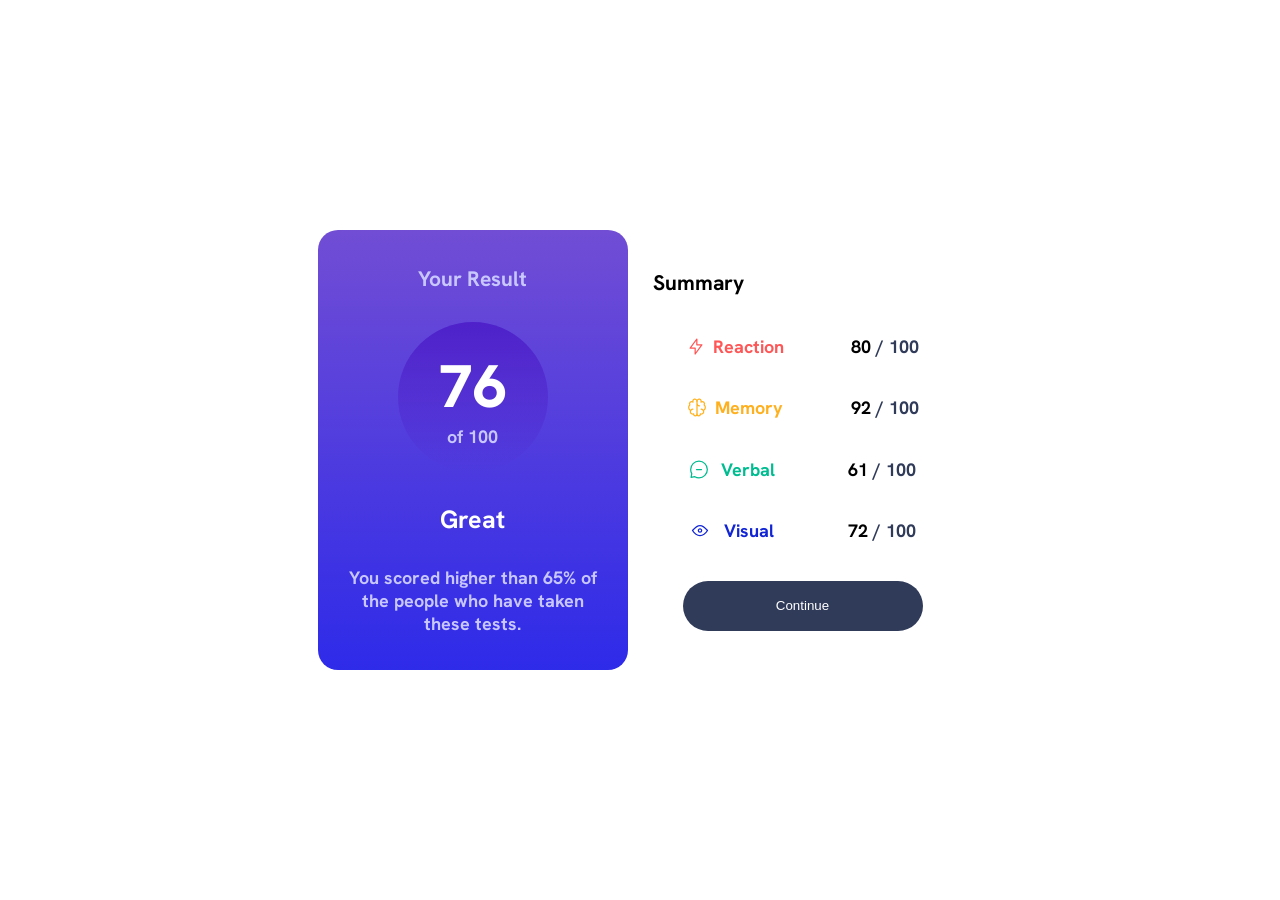
<file: index.html>
<!DOCTYPE html>
<html lang="en">
  <head>
    <meta charset="UTF-8" />
    <meta name="viewport" content="width=device-width, initial-scale=1.0" />
    <!-- displays site properly based on user's device -->

    <link
      rel="icon"
      type="image/png"
      sizes="32x32"
      href="./assets/images/favicon-32x32.png"
    />

    <title>Frontend Mentor | Results summary component</title>
    <link rel="stylesheet" href="style.css" />

    <!-- Feel free to remove these styles or customise in your own stylesheet 👍 -->
    <style>
      .attribution {
        font-size: 11px;
        text-align: center;
      }
      .attribution a {
        color: hsl(228, 45%, 44%);
      }
    </style>
  </head>
  <body>
    <main>
      <div class="left">
        <h3>Your Result</h3>
        <div class="result">
          <p class="result-score">76</p>
          <p>of 100</p>
        </div>
        <p class="great">Great</p>
        <p>
          You scored higher than 65% of the people who have taken these tests.
        </p>
      </div>
      <div class="right">
        <h3>Summary</h3>
        <p>
          <img src="./assets/images/icon-reaction.svg" alt="" />
          <span class="light-red">Reaction</span>
          <span class="right-result">80 <span class="grey">/ 100</span></span>
        </p>
        <p>
          <img src="./assets/images/icon-memory.svg" alt="" />
          <span class="orange-yellow">Memory</span>
          <span class="right-result">92 <span class="grey">/ 100</span></span>
        </p>
        <p>
          <img src="./assets/images/icon-verbal.svg" alt="" />
          <span class="green-teal">Verbal</span>
          <span class="right-result">61 <span class="grey">/ 100</span></span>
        </p>
        <p>
          <img src="./assets/images/icon-visual.svg" alt="" />
          <span class="cobalt-blue">Visual</span>
          <span class="right-result">72 <span class="grey">/ 100</span></span>
        </p>
        <button class="button" type="submit">Continue</button>
      </div>
    </main>

    <!--  attribution
    <div class="attribution">
      Challenge by
      <a href="https://www.frontendmentor.io?ref=challenge" target="_blank"
        >Frontend Mentor</a
      >. Coded by <a href="#">Your Name Here</a>.
    </div>
    -->
  </body>
</html>
</file>
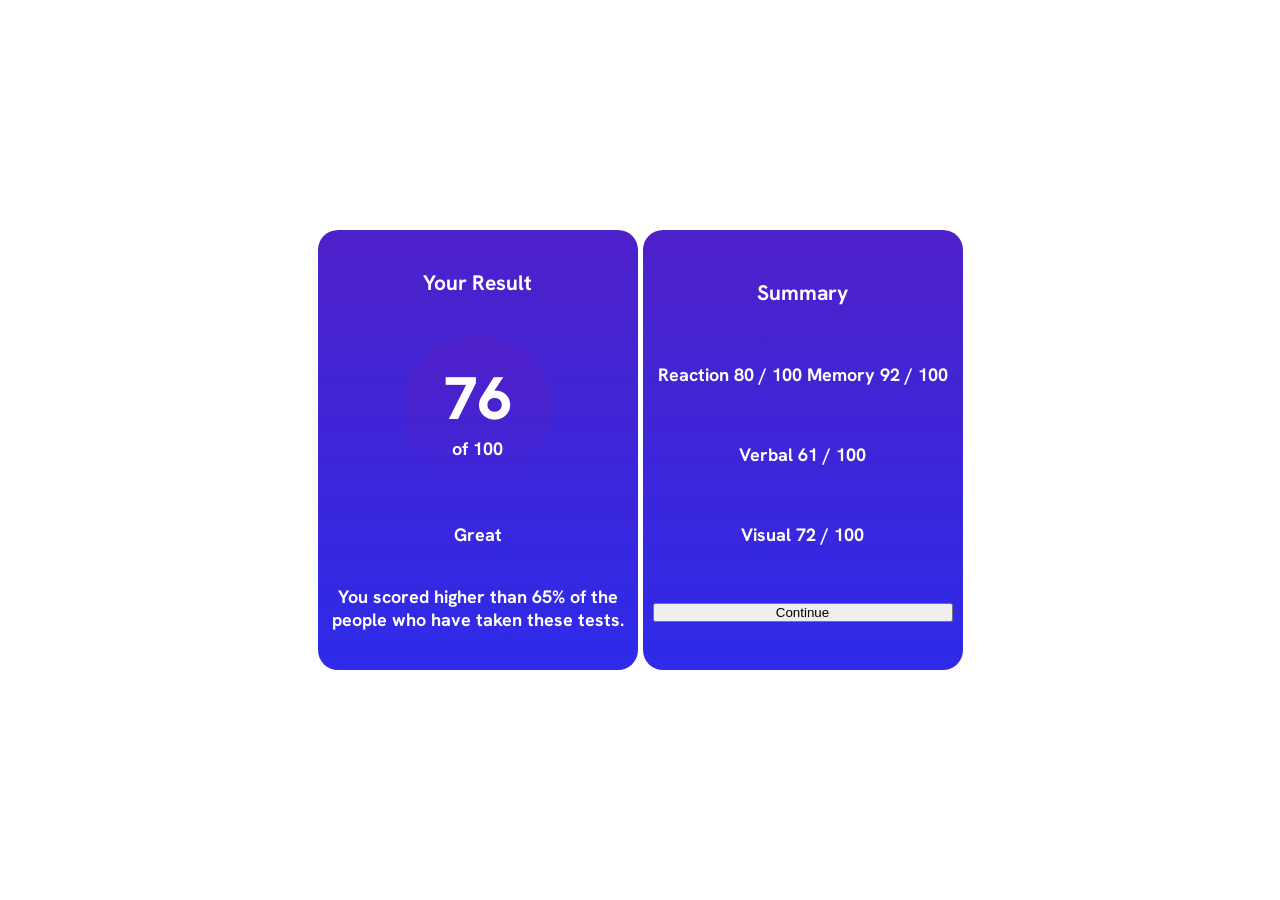
<file: results-summary-component-main/index.html>
<!DOCTYPE html>
<html lang="en">
  <head>
    <meta charset="UTF-8" />
    <meta name="viewport" content="width=device-width, initial-scale=1.0" />
    <!-- displays site properly based on user's device -->

    <link
      rel="icon"
      type="image/png"
      sizes="32x32"
      href="./assets/images/favicon-32x32.png"
    />

    <title>Frontend Mentor | Results summary component</title>
    <link rel="stylesheet" href="style.css" />

    <!-- Feel free to remove these styles or customise in your own stylesheet 👍 -->
    <style>
      .attribution {
        font-size: 11px;
        text-align: center;
      }
      .attribution a {
        color: hsl(228, 45%, 44%);
      }
    </style>
  </head>
  <body>
    <main>
      <div class="left">
        <h3>Your Result</h3>
        <div class="result">
          <p class="result-score">76</p>
          <p>of 100</p>
        </div>
        Great
        <p>
          You scored higher than 65% of the people who have taken these tests.
        </p>
      </div>
      <div class="right">
        <h3>Summary</h3>
        <p>Reaction 80 / 100 Memory 92 / 100</p>
        <p>Verbal 61 / 100</p>
        <p>Visual 72 / 100</p>
        <button class="button" type="submit">Continue</button>
      </div>
    </main>
    <script src="data.json"></script>

    <!--  attribution
    <div class="attribution">
      Challenge by
      <a href="https://www.frontendmentor.io?ref=challenge" target="_blank"
        >Frontend Mentor</a
      >. Coded by <a href="#">Your Name Here</a>.
    </div>
    -->
  </body>
</html>
</file>
<file: style.css>
@import url("https://fonts.googleapis.com/css2?family=Hanken+Grotesk:wght@500;700;800&display=swap");

* {
  margin: 0;
  padding: 0;
}

:root {
  /* primary */
  --Light-red: hsl(0, 100%, 67%);
  --Orangey-yellow: hsl(39, 100%, 56%);
  --Green-teal: hsl(166, 100%, 37%);
  --Cobalt-blue: hsl(234, 85%, 45%);

  /* Neutral */
  --White: hsl(0, 0%, 100%);
  --Pale-blue: hsl(221, 100%, 96%);
  --Light-lavender: hsl(241, 100%, 89%);
  --Dark-gray-blue: hsl(224, 30%, 27%);

  /* Gradients */

  --Light-slate-blue-background: hsl(252, 100%, 67%);
  --Light-royal-blue-background: hsl(241, 81%, 54%);

  --Violet-blue-circle: hsla(256, 72%, 46%, 1);
  --Persian-blue-circle: hsla(241, 72%, 46%, 0);
}

body {
  background-color: var(--White);
  width: 100%;
  height: 100vh;
  display: flex;
  justify-content: center;
  align-items: center;
  font-size: 18px;
  font-family: "Hanken Grotesk";
  font-weight: 700;
}

main {
  width: 80%;
  background-color: var(--White);
  display: flex;
  flex-direction: row;
  justify-content: center;
  align-items: center;
  gap: 15px;
}

.left {
  width: 250px;
  height: 400px;
  padding: 20px 30px;
  background: linear-gradient(hsla(256, 72%, 46%, 0.8), hsl(241, 81%, 54%));
  border-radius: 20px;
  text-align: center;
  color: var(--Light-lavender);
  display: flex;
  flex-direction: column;
  justify-content: space-around;
}

.left .result {
  background: linear-gradient(hsla(256, 72%, 46%, 1), hsla(241, 72%, 46%, 0));
  width: 150px;
  height: 150px;
  border-radius: 50%;
  margin-left: auto;
  margin-right: auto;
  display: flex;
  flex-direction: column;
  justify-content: center;
  align-items: center;
}

.left .result-score {
  font-size: 60px;
  font-weight: 800;
  color: var(--White);
}

.left .great {
  color: var(--White);
  font-size: 25px;
}

.right {
  width: 300px;
  height: 400px;
  padding: 20px 10px;
  background-color: var(--White);
  border-radius: 20px;
  text-align: left;
  display: flex;
  flex-direction: column;
  justify-content: space-around;
}

.right img {
  margin-right: -60px;
}

.right p {
  display: flex;
  justify-content: space-around;
}

.right .light-red {
  color: var(--Light-red);
}

.right .orange-yellow {
  color: var(--Orangey-yellow);
}

.right .green-teal {
  color: var(--Green-teal);
}

.right .cobalt-blue {
  color: var(--Cobalt-blue);
}

.right .grey {
  color: var(--Dark-gray-blue);
}

.right .button {
  width: 80%;
  height: 50px;
  border: none;
  border-radius: 30px;
  color: var(--White);
  background-color: var(--Dark-gray-blue);
  cursor: pointer;
  margin-left: auto;
  margin-right: auto;
}

.right .button:hover {
  background: linear-gradient(hsla(256, 72%, 46%, 1), hsla(241, 72%, 46%, 1));
}

@media only screen and (max-width: 600px) {
  main {
    width: 100%;
    flex-direction: column;
    padding: 0;
  }

  .left {
    width: 100%;
    padding: 0;
    border-radius: 0 0 40px 40px;
    position: absolute;
    top: 0;
  }

  .right {
    width: 90%;
    margin-top: 280px;
  }

  .right img {
    margin-right: -100px;
  }

  .right .button {
    height: 60px;
  }
}
</file>
<file: results-summary-component-main/style.css>
@import url("https://fonts.googleapis.com/css2?family=Hanken+Grotesk:wght@500;700;800&display=swap");

* {
  margin: 0;
  padding: 0;
}

:root {
  /* primary */
  --Light-red: hsl(0, 100%, 67%);
  --Orangey-yellow: hsl(39, 100%, 56%);
  --Green-teal: hsl(166, 100%, 37%);
  --Cobalt-blue: hsl(234, 85%, 45%);

  /* Neutral */
  --White: hsl(0, 0%, 100%);
  --Pale-blue: hsl(221, 100%, 96%);
  --Light-lavender: hsl(241, 100%, 89%);
  --Dark-gray-blue: hsl(224, 30%, 27%);

  /* Gradients */

  --Light-slate-blue-background: hsl(252, 100%, 67%);
  --Light-royal-blue-background: hsl(241, 81%, 54%);

  --Violet-blue-circle: hsla(256, 72%, 46%, 1);
  --Persian-blue-circle: hsla(241, 72%, 46%, 0);
}

body {
  background-color: var(--White);
  width: 100%;
  height: 100vh;
  display: flex;
  justify-content: center;
  align-items: center;
  font-size: 18px;
  font-family: "Hanken Grotesk";
  font-weight: 700;
}

main {
  width: 80%;
  background-color: var(--White);
  display: flex;
  flex-direction: row;
  justify-content: center;
  align-items: center;
  gap: 5px;
}

.left {
  width: 300px;
  height: 400px;
  padding: 20px 10px;
  background: linear-gradient(hsla(256, 72%, 46%, 1), hsl(241, 81%, 54%));
  border-radius: 20px;
  text-align: center;
  color: var(--White);
  display: flex;
  flex-direction: column;
  justify-content: space-around;
}

.left .result {
  background: linear-gradient(hsla(256, 72%, 46%, 1), hsla(241, 72%, 46%, 0));
  width: 150px;
  height: 150px;
  border-radius: 50%;
  margin-left: auto;
  margin-right: auto;
  display: flex;
  flex-direction: column;
  justify-content: center;
  align-items: center;
}

.left .result-score {
  font-size: 60px;
  font-weight: 800;
}

.right {
  width: 300px;
  height: 400px;
  padding: 20px 10px;
  background: linear-gradient(hsla(256, 72%, 46%, 1), hsl(241, 81%, 54%));
  border-radius: 20px;
  text-align: center;
  color: var(--White);
  display: flex;
  flex-direction: column;
  justify-content: space-around;
}
/*
# Front-end Style Guide

## Layout

The designs were created to the following widths:

- Mobile: 375px
- Desktop: 1440px

## Colors

### Primary



## Gradients

- Light slate blue (background): hsl(252, 100%, 67%)
- Light royal blue (background): hsl(241, 81%, 54%)

- Violet blue (circle): hsla(256, 72%, 46%, 1)
- Persian blue (circle): hsla(241, 72%, 46%, 0)



### Neutral



### Notes

Use transparency to get the colour variations necessary to match the design. Hint: look into using `hsla()`.

## Typography

### Body Copy

- Font size (paragraphs): 18px

### Font

- Family: [Hanken Grotesk](https://fonts.google.com/specimen/Hanken+Grotesk)
- Weights: 500, 700, 800


*/
</file>
